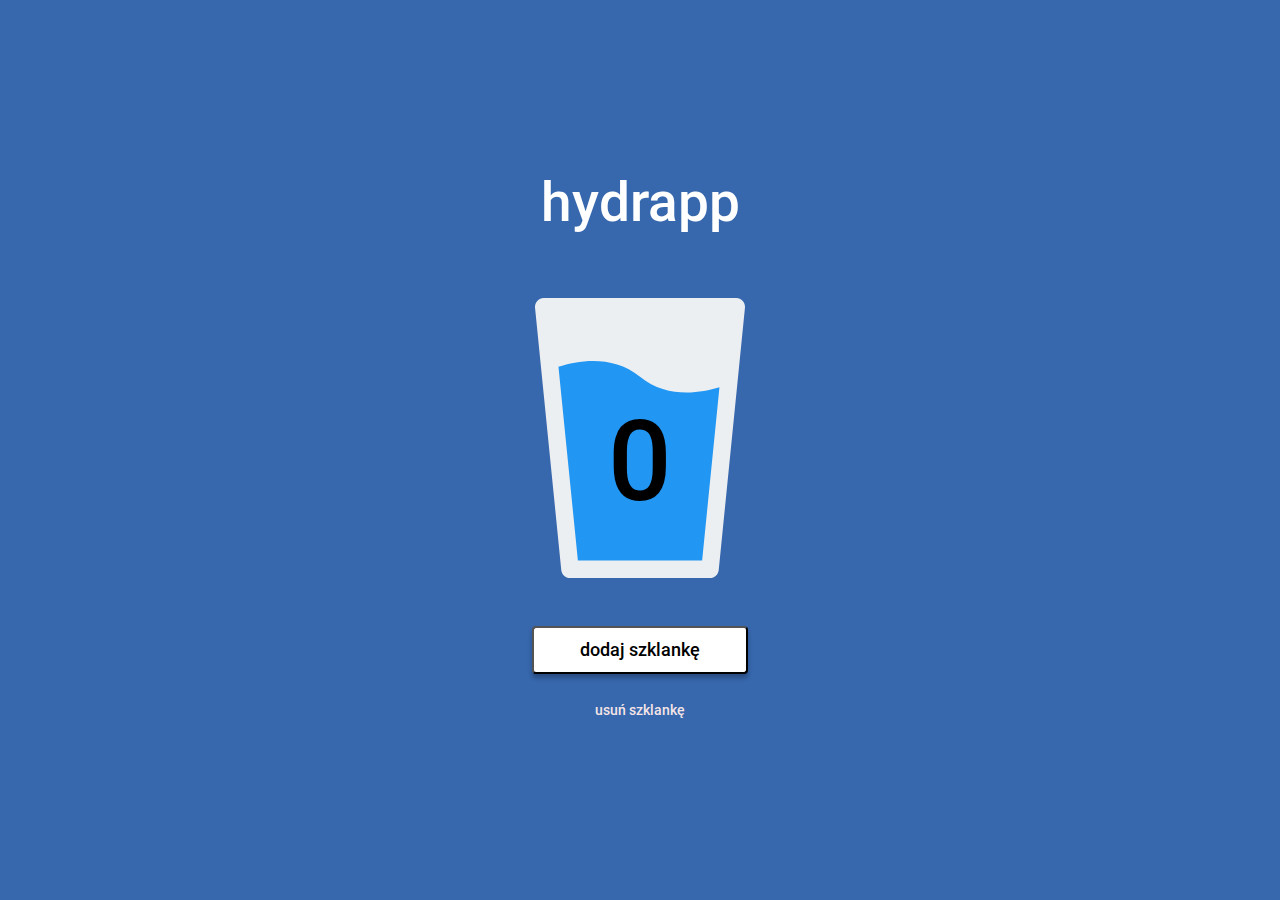
<file: index.html>
<!doctype html><html lang="pl"><head><meta charset="UTF-8"><meta name="viewport" content="width=device-width,initial-scale=1"><title>hydrapp</title><meta name="description" content="hydrapp - A simple application for counting the number of glasses of water drunk per day. It also works offline."><meta property="og:title" content="hydrapp"><meta property="og:description" content="hydrapp - A simple application for counting the number of glasses of water drunk per day. It also works offline."><meta property="og:url" content="https://krystianmaslak.github.io/hydrapp/"><meta property="og:image" content="https://krystianmaslak.github.io/hydrapp/public/cover.png"><link rel="manifest" href="manifest.json"><link rel="apple-touch-icon" sizes="180x180" href="pwa/apple-icon-180.png"><link rel="apple-touch-icon" sizes="167x167" href="pwa/apple-icon-167.png"><link rel="apple-touch-icon" sizes="152x152" href="pwa/apple-icon-152.png"><link rel="apple-touch-icon" sizes="120x120" href="pwa/apple-icon-120.png"><meta name="apple-mobile-web-app-capable" content="yes"><link rel="apple-touch-startup-image" href="pwa/apple-splash-2048-2732.png" media="(device-width: 1024px) and (device-height: 1366px) and (-webkit-device-pixel-ratio: 2) and (orientation: portrait)"><link rel="apple-touch-startup-image" href="pwa/apple-splash-2732-2048.png" media="(device-width: 1024px) and (device-height: 1366px) and (-webkit-device-pixel-ratio: 2) and (orientation: landscape)"><link rel="apple-touch-startup-image" href="pwa/apple-splash-1668-2388.png" media="(device-width: 834px) and (device-height: 1194px) and (-webkit-device-pixel-ratio: 2) and (orientation: portrait)"><link rel="apple-touch-startup-image" href="pwa/apple-splash-2388-1668.png" media="(device-width: 834px) and (device-height: 1194px) and (-webkit-device-pixel-ratio: 2) and (orientation: landscape)"><link rel="apple-touch-startup-image" href="pwa/apple-splash-1668-2224.png" media="(device-width: 834px) and (device-height: 1112px) and (-webkit-device-pixel-ratio: 2) and (orientation: portrait)"><link rel="apple-touch-startup-image" href="pwa/apple-splash-2224-1668.png" media="(device-width: 834px) and (device-height: 1112px) and (-webkit-device-pixel-ratio: 2) and (orientation: landscape)"><link rel="apple-touch-startup-image" href="pwa/apple-splash-1536-2048.png" media="(device-width: 768px) and (device-height: 1024px) and (-webkit-device-pixel-ratio: 2) and (orientation: portrait)"><link rel="apple-touch-startup-image" href="pwa/apple-splash-2048-1536.png" media="(device-width: 768px) and (device-height: 1024px) and (-webkit-device-pixel-ratio: 2) and (orientation: landscape)"><link rel="apple-touch-startup-image" href="pwa/apple-splash-1242-2688.png" media="(device-width: 414px) and (device-height: 896px) and (-webkit-device-pixel-ratio: 3) and (orientation: portrait)"><link rel="apple-touch-startup-image" href="pwa/apple-splash-2688-1242.png" media="(device-width: 414px) and (device-height: 896px) and (-webkit-device-pixel-ratio: 3) and (orientation: landscape)"><link rel="apple-touch-startup-image" href="pwa/apple-splash-1125-2436.png" media="(device-width: 375px) and (device-height: 812px) and (-webkit-device-pixel-ratio: 3) and (orientation: portrait)"><link rel="apple-touch-startup-image" href="pwa/apple-splash-2436-1125.png" media="(device-width: 375px) and (device-height: 812px) and (-webkit-device-pixel-ratio: 3) and (orientation: landscape)"><link rel="apple-touch-startup-image" href="pwa/apple-splash-828-1792.png" media="(device-width: 414px) and (device-height: 896px) and (-webkit-device-pixel-ratio: 2) and (orientation: portrait)"><link rel="apple-touch-startup-image" href="pwa/apple-splash-1792-828.png" media="(device-width: 414px) and (device-height: 896px) and (-webkit-device-pixel-ratio: 2) and (orientation: landscape)"><link rel="apple-touch-startup-image" href="pwa/apple-splash-1242-2208.png" media="(device-width: 414px) and (device-height: 736px) and (-webkit-device-pixel-ratio: 3) and (orientation: portrait)"><link rel="apple-touch-startup-image" href="pwa/apple-splash-2208-1242.png" media="(device-width: 414px) and (device-height: 736px) and (-webkit-device-pixel-ratio: 3) and (orientation: landscape)"><link rel="apple-touch-startup-image" href="pwa/apple-splash-750-1334.png" media="(device-width: 375px) and (device-height: 667px) and (-webkit-device-pixel-ratio: 2) and (orientation: portrait)"><link rel="apple-touch-startup-image" href="pwa/apple-splash-1334-750.png" media="(device-width: 375px) and (device-height: 667px) and (-webkit-device-pixel-ratio: 2) and (orientation: landscape)"><link rel="apple-touch-startup-image" href="pwa/apple-splash-640-1136.png" media="(device-width: 320px) and (device-height: 568px) and (-webkit-device-pixel-ratio: 2) and (orientation: portrait)"><link rel="apple-touch-startup-image" href="pwa/apple-splash-1136-640.png" media="(device-width: 320px) and (device-height: 568px) and (-webkit-device-pixel-ratio: 2) and (orientation: landscape)"><link href="index.83392aa5.css" rel="stylesheet"></head><body><main class="app"><h1 class="app__title">hydrapp</h1><div class="glass"><span class="glass__counter glass__counter--js">0</span></div><button class="button button--add button--add--js">dodaj szklankę</button> <button class="button button--remove button--remove--js">usuń szklankę</button></main><script src="index.83392aa5.js"></script></body></html>
</file>
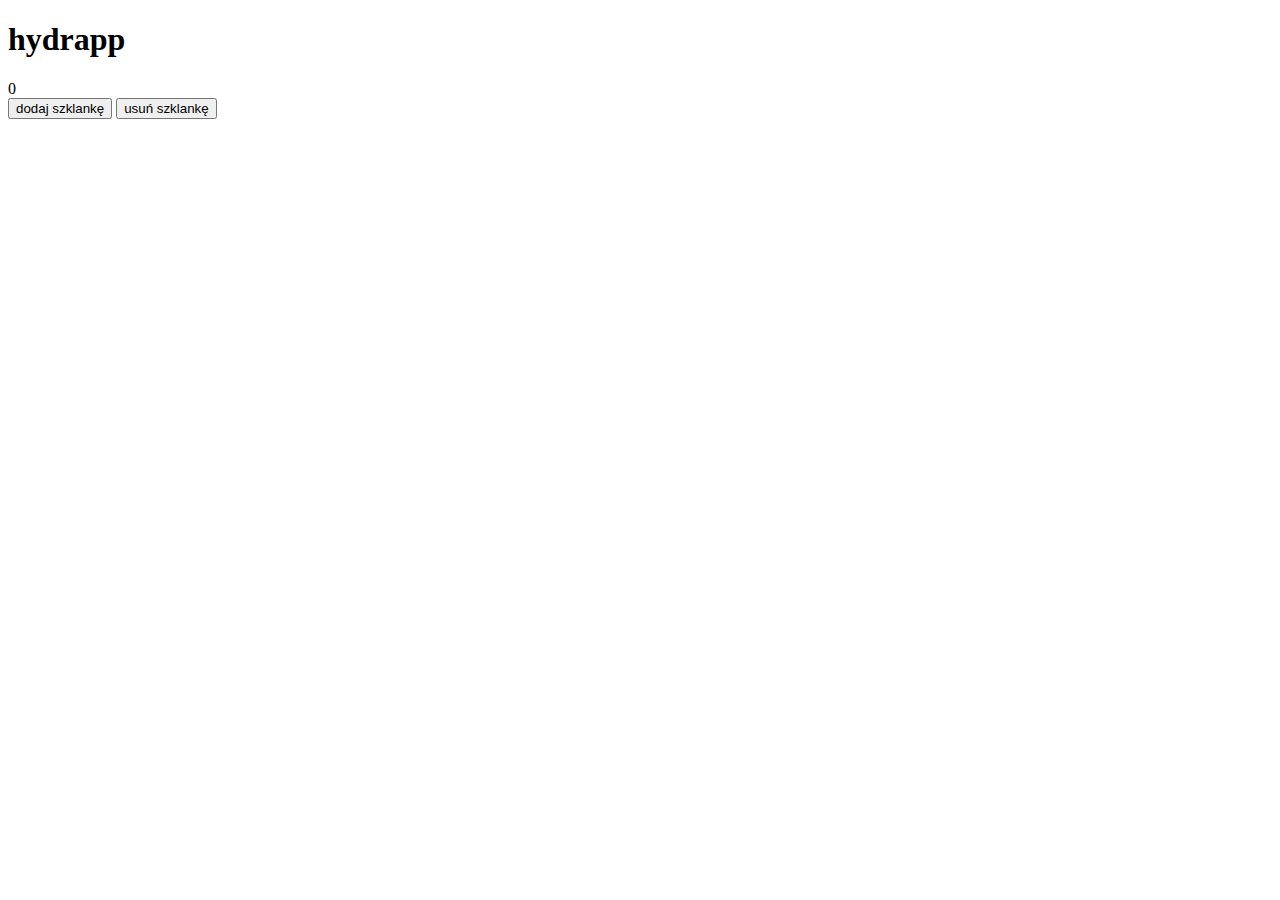
<file: src/pages/index.html>
<!DOCTYPE html><html lang="pl"><head>
    <meta charset="UTF-8">
    <meta name="viewport" content="width=device-width, initial-scale=1.0">
    <title>hydrapp</title>
    <meta name="description" content="hydrapp - A simple application for counting the number of glasses of water drunk per day. It also works offline.">
    <meta property="og:title" content="hydrapp">
    <meta property="og:description" content="hydrapp - A simple application for counting the number of glasses of water drunk per day. It also works offline.">
    <meta property="og:url" content="https://krystianmaslak.github.io/hydrapp/">
    <meta property="og:image" content="https://krystianmaslak.github.io/hydrapp/public/cover.png">

    <link rel="manifest" href="manifest.json">

    
    
    
    

    

    
    
    
    
    
    
    
    
    
    
    
    
    
    
    
    
    
    
    
    
  <link rel="apple-touch-icon" sizes="180x180" href="pwa/apple-icon-180.png">
<link rel="apple-touch-icon" sizes="167x167" href="pwa/apple-icon-167.png">
<link rel="apple-touch-icon" sizes="152x152" href="pwa/apple-icon-152.png">
<link rel="apple-touch-icon" sizes="120x120" href="pwa/apple-icon-120.png">

<meta name="apple-mobile-web-app-capable" content="yes">

<link rel="apple-touch-startup-image" href="pwa/apple-splash-2048-2732.png" media="(device-width: 1024px) and (device-height: 1366px) and (-webkit-device-pixel-ratio: 2) and (orientation: portrait)">
<link rel="apple-touch-startup-image" href="pwa/apple-splash-2732-2048.png" media="(device-width: 1024px) and (device-height: 1366px) and (-webkit-device-pixel-ratio: 2) and (orientation: landscape)">
<link rel="apple-touch-startup-image" href="pwa/apple-splash-1668-2388.png" media="(device-width: 834px) and (device-height: 1194px) and (-webkit-device-pixel-ratio: 2) and (orientation: portrait)">
<link rel="apple-touch-startup-image" href="pwa/apple-splash-2388-1668.png" media="(device-width: 834px) and (device-height: 1194px) and (-webkit-device-pixel-ratio: 2) and (orientation: landscape)">
<link rel="apple-touch-startup-image" href="pwa/apple-splash-1668-2224.png" media="(device-width: 834px) and (device-height: 1112px) and (-webkit-device-pixel-ratio: 2) and (orientation: portrait)">
<link rel="apple-touch-startup-image" href="pwa/apple-splash-2224-1668.png" media="(device-width: 834px) and (device-height: 1112px) and (-webkit-device-pixel-ratio: 2) and (orientation: landscape)">
<link rel="apple-touch-startup-image" href="pwa/apple-splash-1536-2048.png" media="(device-width: 768px) and (device-height: 1024px) and (-webkit-device-pixel-ratio: 2) and (orientation: portrait)">
<link rel="apple-touch-startup-image" href="pwa/apple-splash-2048-1536.png" media="(device-width: 768px) and (device-height: 1024px) and (-webkit-device-pixel-ratio: 2) and (orientation: landscape)">
<link rel="apple-touch-startup-image" href="pwa/apple-splash-1242-2688.png" media="(device-width: 414px) and (device-height: 896px) and (-webkit-device-pixel-ratio: 3) and (orientation: portrait)">
<link rel="apple-touch-startup-image" href="pwa/apple-splash-2688-1242.png" media="(device-width: 414px) and (device-height: 896px) and (-webkit-device-pixel-ratio: 3) and (orientation: landscape)">
<link rel="apple-touch-startup-image" href="pwa/apple-splash-1125-2436.png" media="(device-width: 375px) and (device-height: 812px) and (-webkit-device-pixel-ratio: 3) and (orientation: portrait)">
<link rel="apple-touch-startup-image" href="pwa/apple-splash-2436-1125.png" media="(device-width: 375px) and (device-height: 812px) and (-webkit-device-pixel-ratio: 3) and (orientation: landscape)">
<link rel="apple-touch-startup-image" href="pwa/apple-splash-828-1792.png" media="(device-width: 414px) and (device-height: 896px) and (-webkit-device-pixel-ratio: 2) and (orientation: portrait)">
<link rel="apple-touch-startup-image" href="pwa/apple-splash-1792-828.png" media="(device-width: 414px) and (device-height: 896px) and (-webkit-device-pixel-ratio: 2) and (orientation: landscape)">
<link rel="apple-touch-startup-image" href="pwa/apple-splash-1242-2208.png" media="(device-width: 414px) and (device-height: 736px) and (-webkit-device-pixel-ratio: 3) and (orientation: portrait)">
<link rel="apple-touch-startup-image" href="pwa/apple-splash-2208-1242.png" media="(device-width: 414px) and (device-height: 736px) and (-webkit-device-pixel-ratio: 3) and (orientation: landscape)">
<link rel="apple-touch-startup-image" href="pwa/apple-splash-750-1334.png" media="(device-width: 375px) and (device-height: 667px) and (-webkit-device-pixel-ratio: 2) and (orientation: portrait)">
<link rel="apple-touch-startup-image" href="pwa/apple-splash-1334-750.png" media="(device-width: 375px) and (device-height: 667px) and (-webkit-device-pixel-ratio: 2) and (orientation: landscape)">
<link rel="apple-touch-startup-image" href="pwa/apple-splash-640-1136.png" media="(device-width: 320px) and (device-height: 568px) and (-webkit-device-pixel-ratio: 2) and (orientation: portrait)">
<link rel="apple-touch-startup-image" href="pwa/apple-splash-1136-640.png" media="(device-width: 320px) and (device-height: 568px) and (-webkit-device-pixel-ratio: 2) and (orientation: landscape)">

</head>
  <body>
    <main class="app">
      <h1 class="app__title">hydrapp</h1>
      <div class="glass">
        <span class="glass__counter glass__counter--js">0</span> <!-- licznik szklanek -->
      </div>
        <button class="button button--add button--add--js">dodaj szklankę</button>
        <button class="button button--remove button--remove--js">usuń szklankę</button>
    </main>
  

</body></html>
</file>
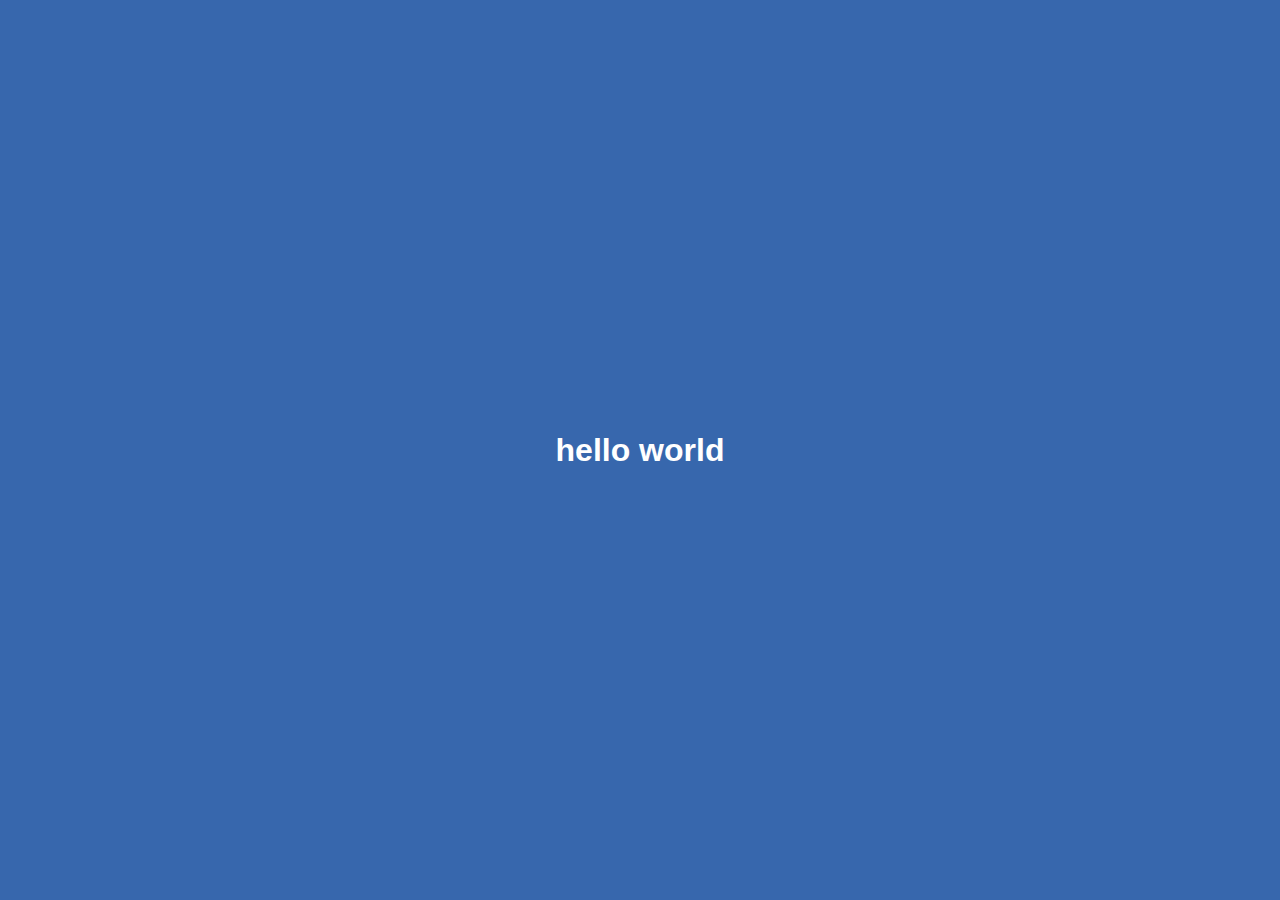
<file: another.html>
<!doctype html><html lang="en"><head><meta charset="UTF-8"><meta name="viewport" content="width=device-width,initial-scale=1"><title>WTF Webpack starterkit</title><link href="index.83392aa5.css" rel="stylesheet"></head><body><div class="hello"></div><h1>hello world</h1><script src="index.83392aa5.js"></script><script src="another.83392aa5.js"></script></body></html>
</file>
<file: index.83392aa5.css>
@import url(https://fonts.googleapis.com/css2?family=Roboto:wght@400;500&display=swap);
/*! normalize.css v8.0.1 | MIT License | github.com/necolas/normalize.css */html{line-height:1.15;-webkit-text-size-adjust:100%}body{margin:0}main{display:block}h1{font-size:2em;margin:.67em 0}hr{box-sizing:content-box;height:0;overflow:visible}pre{font-family:monospace,monospace;font-size:1em}a{background-color:transparent}abbr[title]{border-bottom:none;text-decoration:underline;text-decoration:underline dotted}b,strong{font-weight:bolder}code,kbd,samp{font-family:monospace,monospace;font-size:1em}small{font-size:80%}sub,sup{font-size:75%;line-height:0;position:relative;vertical-align:baseline}sub{bottom:-.25em}sup{top:-.5em}img{border-style:none}button,input,optgroup,select,textarea{font-family:inherit;font-size:100%;line-height:1.15;margin:0}button,input{overflow:visible}button,select{text-transform:none}[type=button],[type=reset],[type=submit],button{-webkit-appearance:button}[type=button]::-moz-focus-inner,[type=reset]::-moz-focus-inner,[type=submit]::-moz-focus-inner,button::-moz-focus-inner{border-style:none;padding:0}[type=button]:-moz-focusring,[type=reset]:-moz-focusring,[type=submit]:-moz-focusring,button:-moz-focusring{outline:1px dotted ButtonText}fieldset{padding:.35em .75em .625em}legend{box-sizing:border-box;color:inherit;display:table;max-width:100%;padding:0;white-space:normal}progress{vertical-align:baseline}textarea{overflow:auto}[type=checkbox],[type=radio]{box-sizing:border-box;padding:0}[type=number]::-webkit-inner-spin-button,[type=number]::-webkit-outer-spin-button{height:auto}[type=search]{-webkit-appearance:textfield;outline-offset:-2px}[type=search]::-webkit-search-decoration{-webkit-appearance:none}::-webkit-file-upload-button{-webkit-appearance:button;font:inherit}details{display:block}summary{display:list-item}[hidden],template{display:none}.app__title{font-family:Roboto;font-style:normal;font-weight:500;font-size:55px;line-height:64px;margin:0 0 64px;text-align:center}.glass{width:280px;height:280px;background:url(img/water-glass.df5415bb.svg);background-size:contain;display:flex;align-items:center;justify-content:center;margin-bottom:48px}.glass__counter{font-size:112px;font-weight:500;color:#000;margin-top:50px}.button{display:block;margin:0 auto;box-sizing:border-box;width:216px;padding:12px;font-style:normal;font-weight:500}.button--add{margin-bottom:16px;background:#fff;color:#000;font-size:18px;box-shadow:0 4px 4px rgba(0,0,0,.25);border-radius:4px}.button--remove{border:none;background:none;color:#f5e5e7;font-size:14px}body{background:#3767ad;color:#fff;display:flex;align-items:center;justify-content:center;min-height:100vh;font-family:Roboto,sans-serif}
</file>
